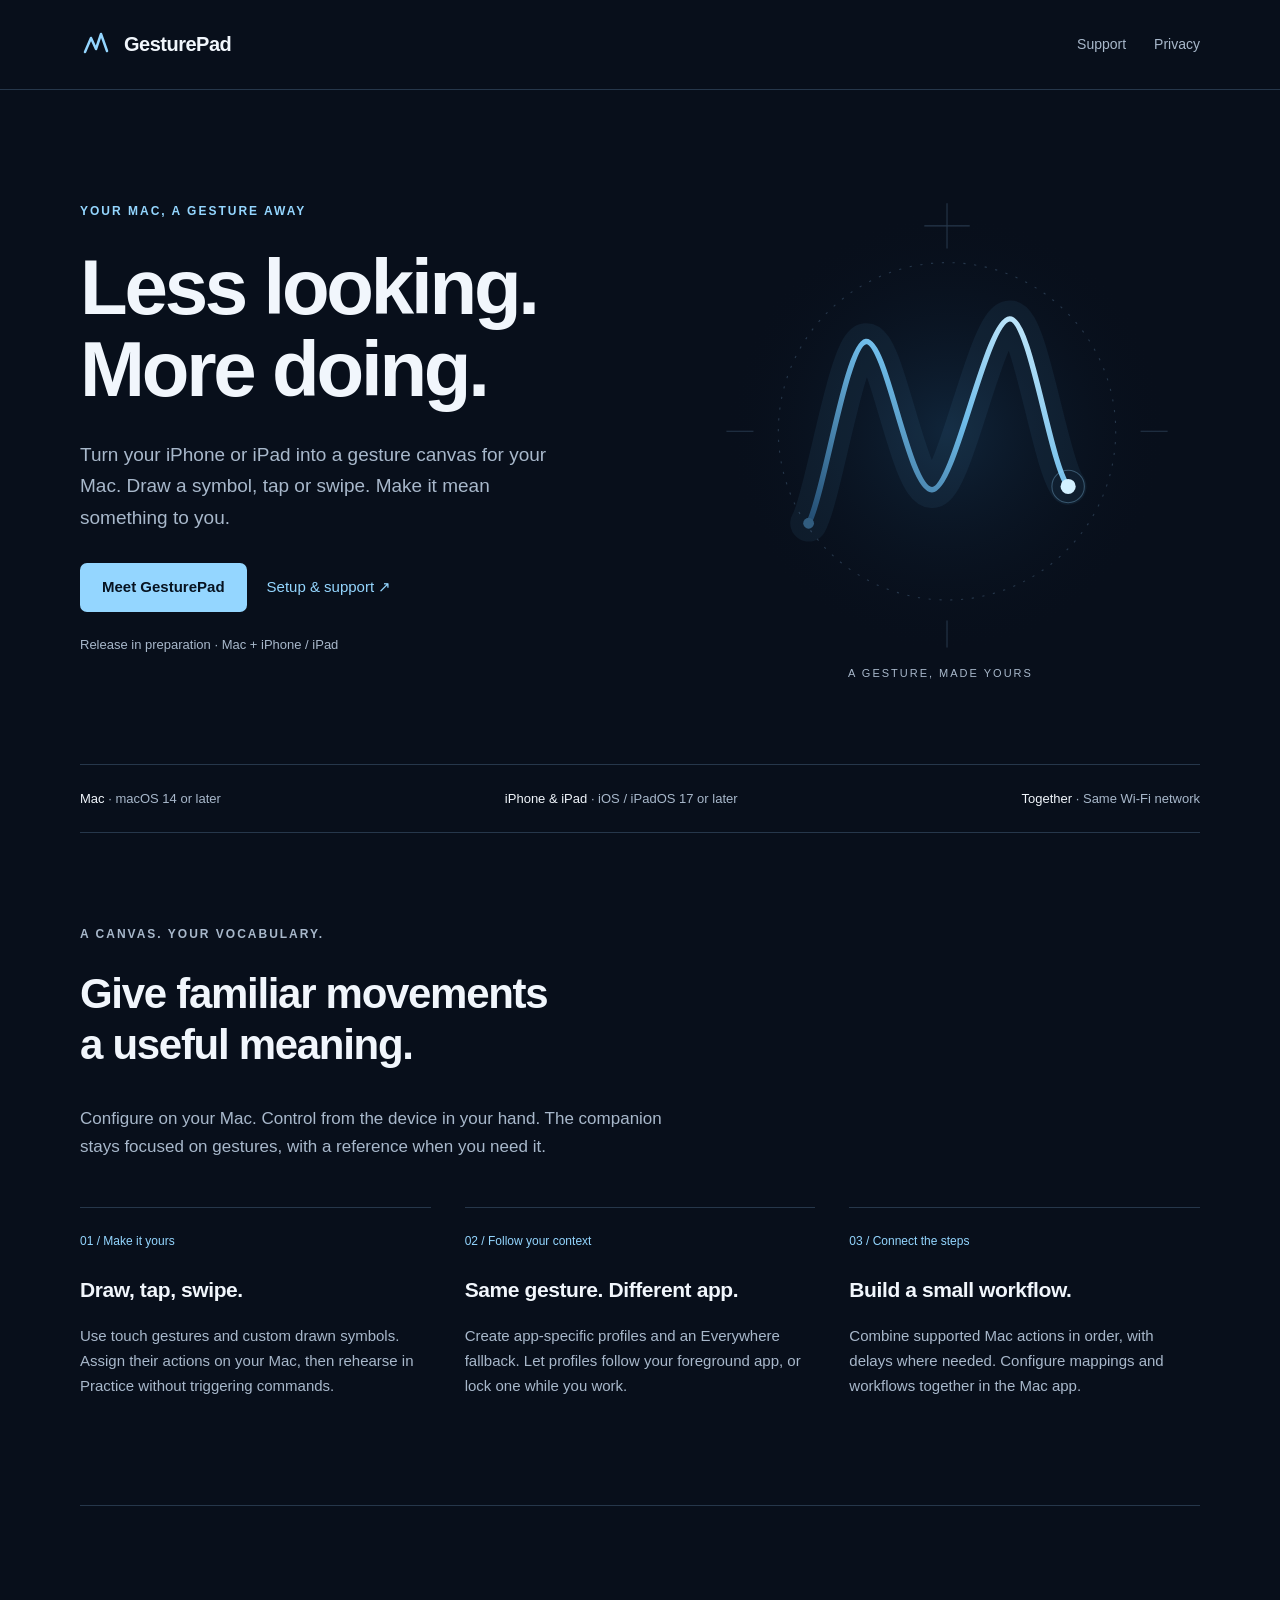
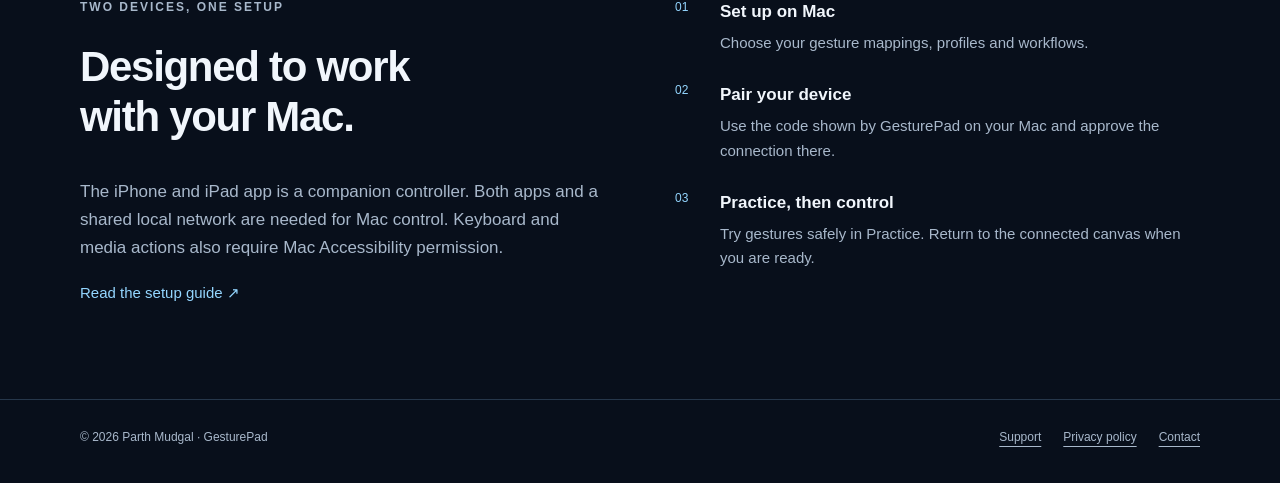
<file: index.html>
<!doctype html>
<html lang="en"><head><meta charset="utf-8"><meta name="viewport" content="width=device-width, initial-scale=1"><meta name="color-scheme" content="dark light"><title>GesturePad — Your Mac, a gesture away</title><meta name="description" content="A gesture canvas for your Mac. Configure custom gestures, app profiles and workflows on Mac; control from your paired iPhone or iPad."><link rel="stylesheet" href="./styles.css"></head>
<body><a class="skip" href="#main">Skip to content</a><header><div class="wrap nav"><a class="brand" href="./" aria-label="GesturePad home"><svg class="mark" viewBox="0 0 32 32" aria-hidden="true"><path d="M5 23 11 9l5 11 5-15 6 17" fill="none" stroke="currentColor" stroke-width="2.5" stroke-linecap="round" stroke-linejoin="round"/></svg>GesturePad</a><nav aria-label="Main navigation"><a href="./support/">Support</a><a href="./privacy/">Privacy</a></nav></div></header>
<main id="main" class="wrap">
<section class="hero" aria-labelledby="hero-title"><div><p class="eyebrow">Your Mac, a gesture away</p><h1 id="hero-title">Less looking.<br>More doing.</h1><p class="lede">Turn your iPhone or iPad into a gesture canvas for your Mac. Draw a symbol, tap or swipe. Make it mean something to you.</p><div class="actions"><a class="button" href="#how-it-works">Meet GesturePad</a><a class="text-link" href="./support/">Setup &amp; support</a></div><p class="small">Release in preparation · Mac + iPhone / iPad</p></div>
<figure class="trail"><svg viewBox="0 0 480 440" role="img" aria-labelledby="trail-title trail-desc"><title id="trail-title">One flowing gesture</title><desc id="trail-desc">An illustrated cyan gesture trail forms a flowing letter M. This is a gesture illustration, not an app screenshot.</desc><defs><linearGradient id="stroke" x1="0" y1="1" x2="1" y2="0"><stop stop-color="#224b70"/><stop offset=".55" stop-color="#6fbce9"/><stop offset="1" stop-color="#d2f0ff"/></linearGradient><radialGradient id="halo"><stop stop-color="#14304a" stop-opacity=".65"/><stop offset="1" stop-color="#080f1b" stop-opacity="0"/></radialGradient></defs><circle cx="246" cy="225" r="205" fill="url(#halo)"/><g stroke="#26374b" stroke-width="1" fill="none"><circle cx="246" cy="225" r="156" stroke-dasharray="2 8"/><path d="M225 35h42M246 14v42M42 225h25M425 225h25M246 400v25"/></g><path d="M118 310 C132 285 153 144 171 142 C190 140 210 278 232 279 C253 280 282 122 304 121 C323 120 341 255 358 276" stroke="#67b9ed" stroke-opacity=".07" stroke-width="34" fill="none" stroke-linecap="round"/><path d="M118 310 C132 285 153 144 171 142 C190 140 210 278 232 279 C253 280 282 122 304 121 C323 120 341 255 358 276" stroke="url(#stroke)" stroke-width="5" fill="none" stroke-linecap="round"/><circle cx="118" cy="310" r="5" fill="#315c7e"/><circle cx="358" cy="276" r="7" fill="#d2f0ff"/><circle cx="358" cy="276" r="15" stroke="#94d6ff" stroke-opacity=".3" fill="none"/></svg><figcaption>A gesture, made yours</figcaption></figure></section>
<div class="requirements" aria-label="System requirements"><span><strong>Mac</strong> · macOS 14 or later</span><span><strong>iPhone &amp; iPad</strong> · iOS / iPadOS 17 or later</span><span><strong>Together</strong> · Same Wi-Fi network</span></div>
<section id="how-it-works" class="section"><div class="section-intro"><p class="eyebrow">A canvas. Your vocabulary.</p><h2>Give familiar movements<br>a useful meaning.</h2><p>Configure on your Mac. Control from the device in your hand. The companion stays focused on gestures, with a reference when you need it.</p></div><div class="features"><article><span class="number">01 / Make it yours</span><h3>Draw, tap, swipe.</h3><p>Use touch gestures and custom drawn symbols. Assign their actions on your Mac, then rehearse in Practice without triggering commands.</p></article><article><span class="number">02 / Follow your context</span><h3>Same gesture. Different app.</h3><p>Create app-specific profiles and an Everywhere fallback. Let profiles follow your foreground app, or lock one while you work.</p></article><article><span class="number">03 / Connect the steps</span><h3>Build a small workflow.</h3><p>Combine supported Mac actions in order, with delays where needed. Configure mappings and workflows together in the Mac app.</p></article></div></section>
<section class="section connection"><div><p class="eyebrow">Two devices, one setup</p><h2>Designed to work<br>with your Mac.</h2><p>The iPhone and iPad app is a companion controller. Both apps and a shared local network are needed for Mac control. Keyboard and media actions also require Mac Accessibility permission.</p><a class="text-link" href="./support/">Read the setup guide</a></div><ol class="steps"><li><strong>Set up on Mac</strong>Choose your gesture mappings, profiles and workflows.</li><li><strong>Pair your device</strong>Use the code shown by GesturePad on your Mac and approve the connection there.</li><li><strong>Practice, then control</strong>Try gestures safely in Practice. Return to the connected canvas when you are ready.</li></ol></section></main>
<footer><div class="wrap footer"><span>© 2026 Parth Mudgal · GesturePad</span><div><a href="./support/">Support</a><a href="./privacy/">Privacy policy</a><a href="mailto:parthmudgal15105@gmail.com">Contact</a></div></div></footer></body></html>
</file>
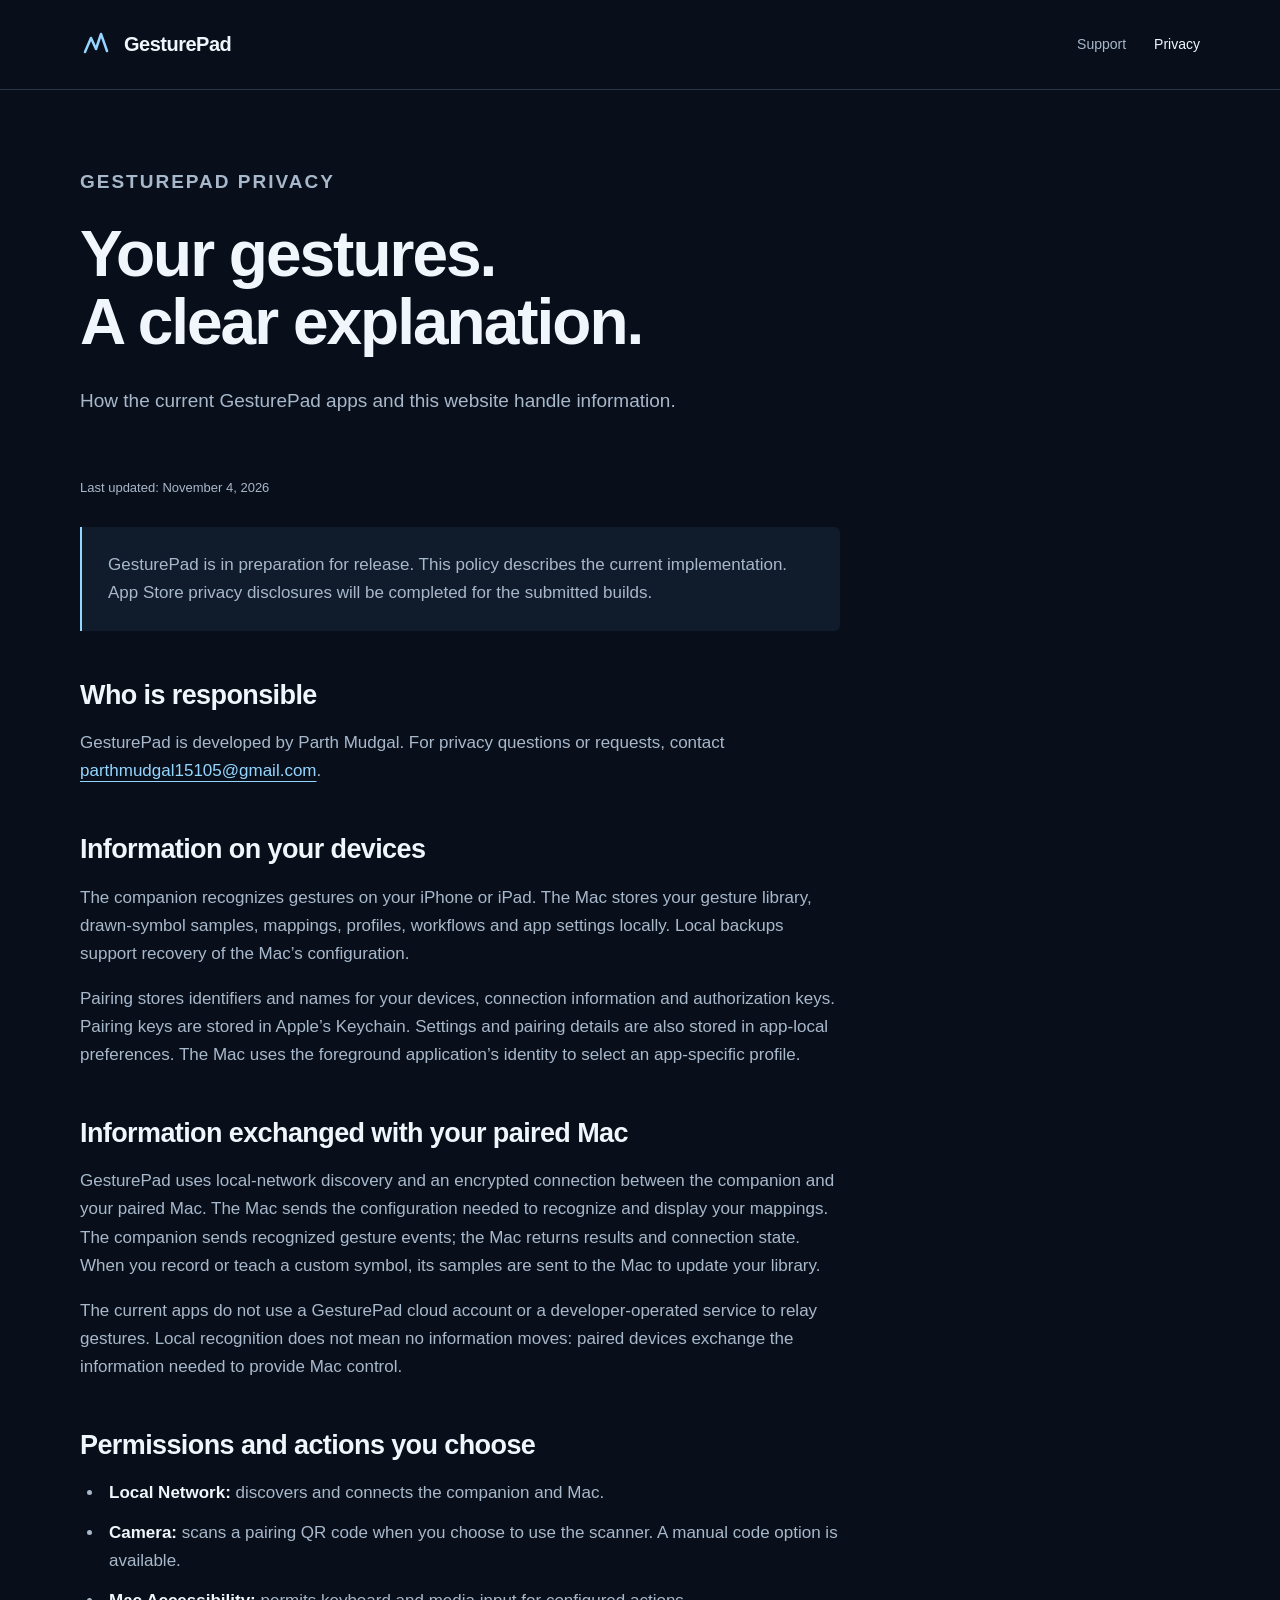
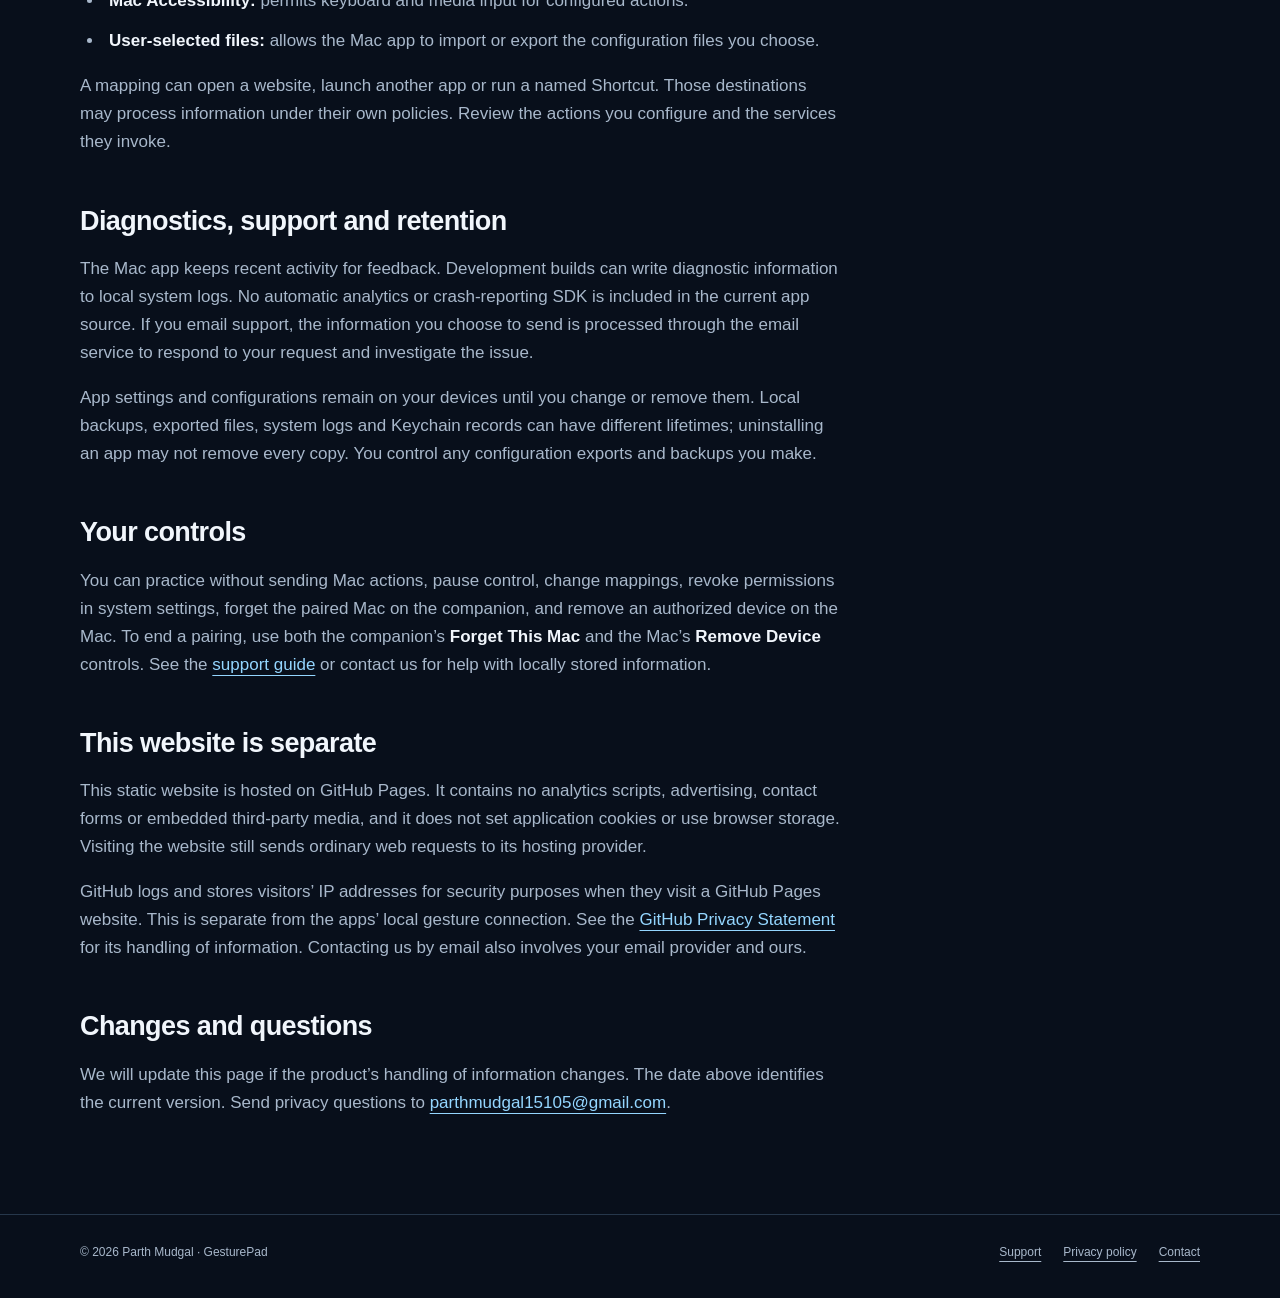
<file: privacy/index.html>
<!doctype html>
<html lang="en"><head><meta charset="utf-8"><meta name="viewport" content="width=device-width, initial-scale=1"><meta name="color-scheme" content="dark light"><title>Privacy policy — GesturePad</title><meta name="description" content="How GesturePad handles on-device configuration, local pairing, permissions, support information and website hosting."><link rel="stylesheet" href="../styles.css"></head>
<body><a class="skip" href="#main">Skip to content</a><header><div class="wrap nav"><a class="brand" href="../" aria-label="GesturePad home"><svg class="mark" viewBox="0 0 32 32" aria-hidden="true"><path d="M5 23 11 9l5 11 5-15 6 17" fill="none" stroke="currentColor" stroke-width="2.5" stroke-linecap="round" stroke-linejoin="round"/></svg>GesturePad</a><nav aria-label="Main navigation"><a href="../support/">Support</a><a href="../privacy/" aria-current="page">Privacy</a></nav></div></header>
<main id="main" class="wrap">
<div class="page-head"><p class="eyebrow">GesturePad privacy</p><h1>Your gestures.<br>A clear explanation.</h1><p>How the current GesturePad apps and this website handle information.</p></div><div class="content"><p class="small">Last updated: November 4, 2026</p><div class="callout"><p>GesturePad is in preparation for release. This policy describes the current implementation. App Store privacy disclosures will be completed for the submitted builds.</p></div>
<h2>Who is responsible</h2><p>GesturePad is developed by Parth Mudgal. For privacy questions or requests, contact <a href="mailto:parthmudgal15105@gmail.com">parthmudgal15105@gmail.com</a>.</p>
<h2>Information on your devices</h2><p>The companion recognizes gestures on your iPhone or iPad. The Mac stores your gesture library, drawn-symbol samples, mappings, profiles, workflows and app settings locally. Local backups support recovery of the Mac’s configuration.</p><p>Pairing stores identifiers and names for your devices, connection information and authorization keys. Pairing keys are stored in Apple’s Keychain. Settings and pairing details are also stored in app-local preferences. The Mac uses the foreground application’s identity to select an app-specific profile.</p>
<h2>Information exchanged with your paired Mac</h2><p>GesturePad uses local-network discovery and an encrypted connection between the companion and your paired Mac. The Mac sends the configuration needed to recognize and display your mappings. The companion sends recognized gesture events; the Mac returns results and connection state. When you record or teach a custom symbol, its samples are sent to the Mac to update your library.</p><p>The current apps do not use a GesturePad cloud account or a developer-operated service to relay gestures. Local recognition does not mean no information moves: paired devices exchange the information needed to provide Mac control.</p>
<h2>Permissions and actions you choose</h2><ul><li><strong>Local Network:</strong> discovers and connects the companion and Mac.</li><li><strong>Camera:</strong> scans a pairing QR code when you choose to use the scanner. A manual code option is available.</li><li><strong>Mac Accessibility:</strong> permits keyboard and media input for configured actions.</li><li><strong>User-selected files:</strong> allows the Mac app to import or export the configuration files you choose.</li></ul><p>A mapping can open a website, launch another app or run a named Shortcut. Those destinations may process information under their own policies. Review the actions you configure and the services they invoke.</p>
<h2>Diagnostics, support and retention</h2><p>The Mac app keeps recent activity for feedback. Development builds can write diagnostic information to local system logs. No automatic analytics or crash-reporting SDK is included in the current app source. If you email support, the information you choose to send is processed through the email service to respond to your request and investigate the issue.</p><p>App settings and configurations remain on your devices until you change or remove them. Local backups, exported files, system logs and Keychain records can have different lifetimes; uninstalling an app may not remove every copy. You control any configuration exports and backups you make.</p>
<h2>Your controls</h2><p>You can practice without sending Mac actions, pause control, change mappings, revoke permissions in system settings, forget the paired Mac on the companion, and remove an authorized device on the Mac. To end a pairing, use both the companion’s <strong>Forget This Mac</strong> and the Mac’s <strong>Remove Device</strong> controls. See the <a href="../support/">support guide</a> or contact us for help with locally stored information.</p>
<h2>This website is separate</h2><p>This static website is hosted on GitHub Pages. It contains no analytics scripts, advertising, contact forms or embedded third-party media, and it does not set application cookies or use browser storage. Visiting the website still sends ordinary web requests to its hosting provider.</p><p>GitHub logs and stores visitors’ IP addresses for security purposes when they visit a GitHub Pages website. This is separate from the apps’ local gesture connection. See the <a href="https://docs.github.com/en/site-policy/privacy-policies/github-general-privacy-statement">GitHub Privacy Statement</a> for its handling of information. Contacting us by email also involves your email provider and ours.</p>
<h2>Changes and questions</h2><p>We will update this page if the product’s handling of information changes. The date above identifies the current version. Send privacy questions to <a href="mailto:parthmudgal15105@gmail.com">parthmudgal15105@gmail.com</a>.</p></div></main>
<footer><div class="wrap footer"><span>© 2026 Parth Mudgal · GesturePad</span><div><a href="../support/">Support</a><a href="../privacy/">Privacy policy</a><a href="mailto:parthmudgal15105@gmail.com">Contact</a></div></div></footer></body></html>
</file>
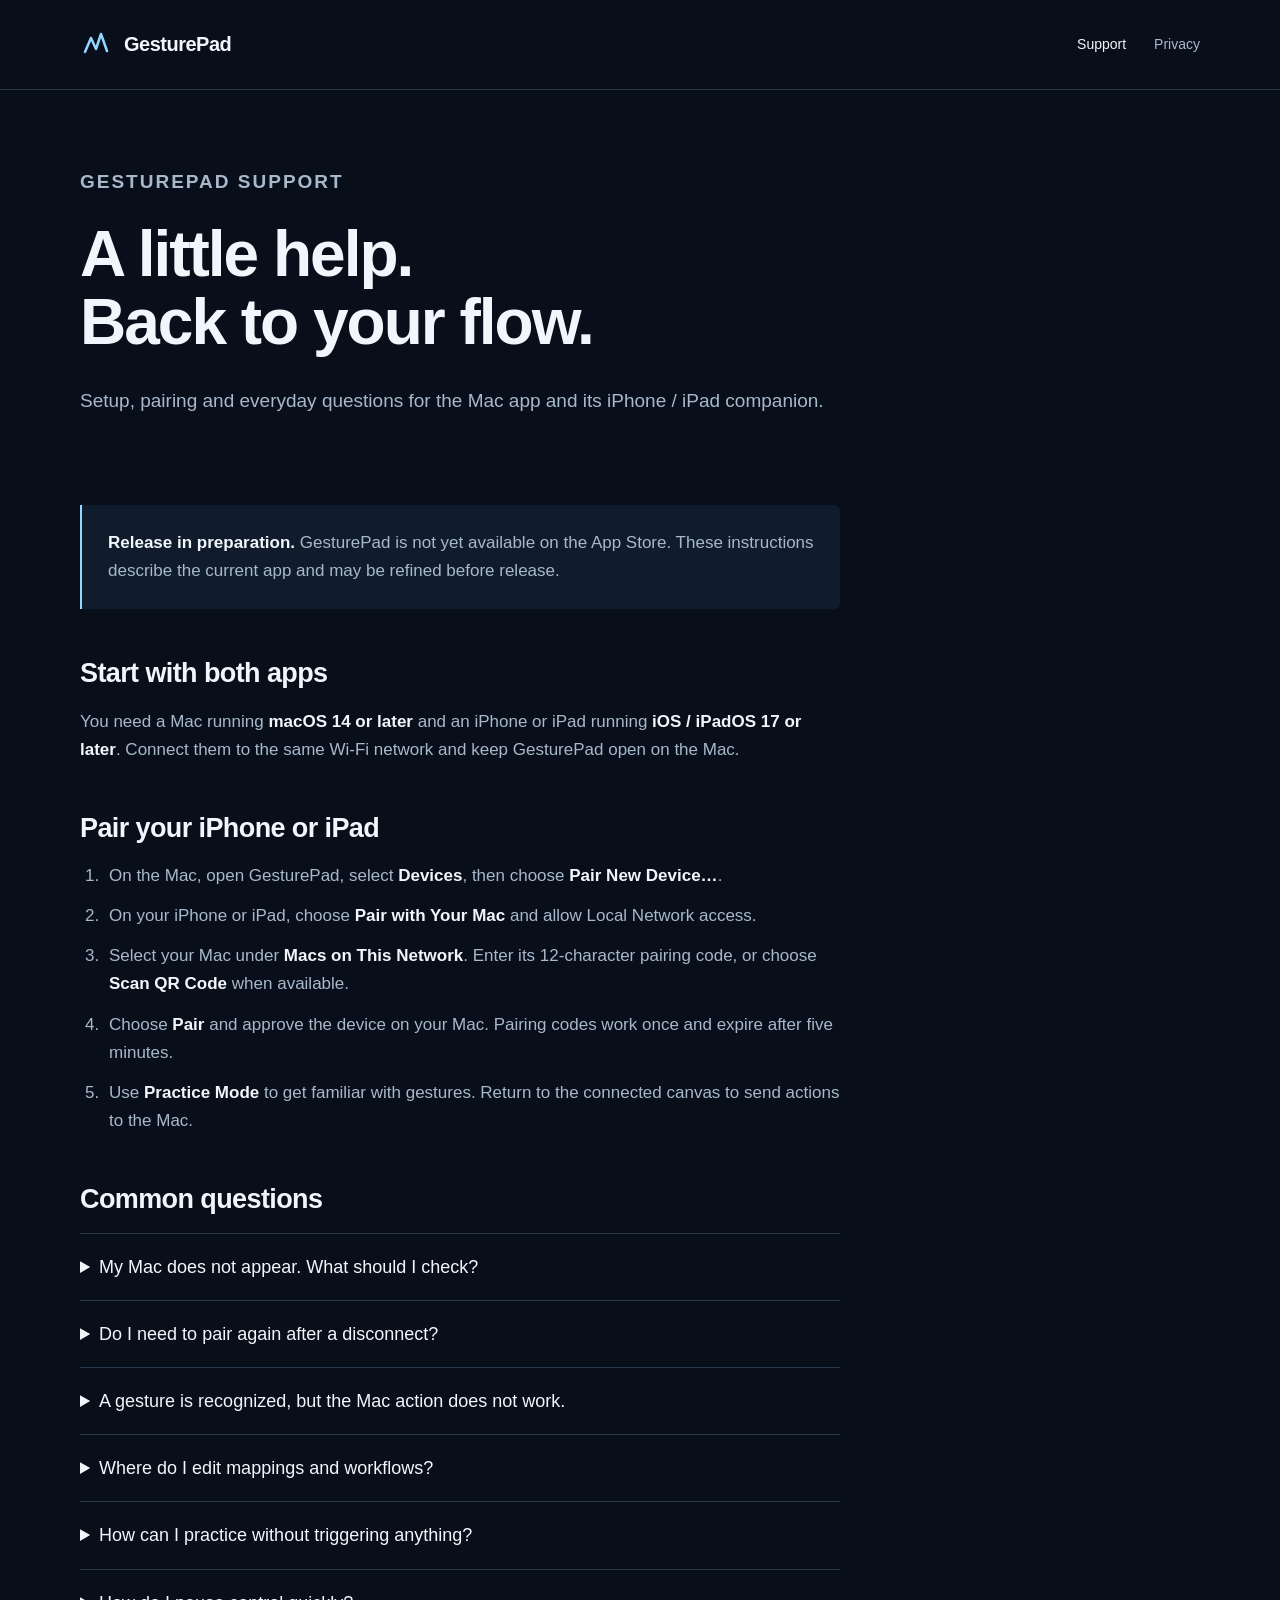
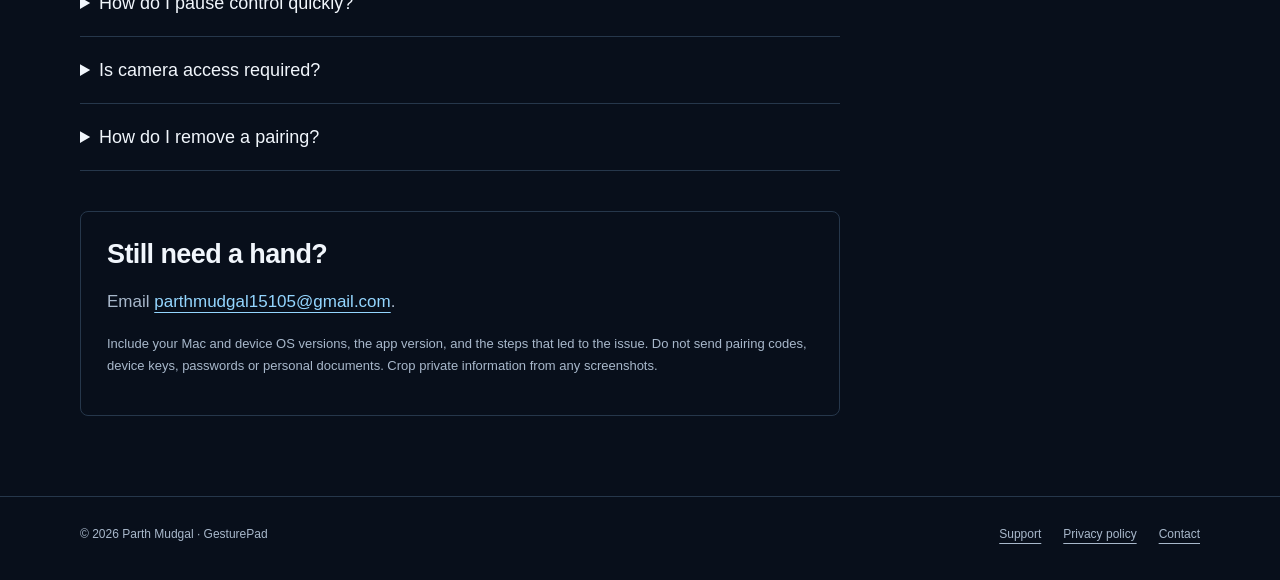
<file: support/index.html>
<!doctype html>
<html lang="en"><head><meta charset="utf-8"><meta name="viewport" content="width=device-width, initial-scale=1"><meta name="color-scheme" content="dark light"><title>Support — GesturePad</title><meta name="description" content="Help setting up GesturePad, pairing your iPhone or iPad, configuring Mac permissions and practicing gestures safely."><link rel="stylesheet" href="../styles.css"></head>
<body><a class="skip" href="#main">Skip to content</a><header><div class="wrap nav"><a class="brand" href="../" aria-label="GesturePad home"><svg class="mark" viewBox="0 0 32 32" aria-hidden="true"><path d="M5 23 11 9l5 11 5-15 6 17" fill="none" stroke="currentColor" stroke-width="2.5" stroke-linecap="round" stroke-linejoin="round"/></svg>GesturePad</a><nav aria-label="Main navigation"><a href="../support/" aria-current="page">Support</a><a href="../privacy/">Privacy</a></nav></div></header>
<main id="main" class="wrap">
<div class="page-head"><p class="eyebrow">GesturePad support</p><h1>A little help.<br>Back to your flow.</h1><p>Setup, pairing and everyday questions for the Mac app and its iPhone / iPad companion.</p></div><div class="content"><div class="callout"><p><strong>Release in preparation.</strong> GesturePad is not yet available on the App Store. These instructions describe the current app and may be refined before release.</p></div>
<h2>Start with both apps</h2><p>You need a Mac running <strong>macOS 14 or later</strong> and an iPhone or iPad running <strong>iOS / iPadOS 17 or later</strong>. Connect them to the same Wi-Fi network and keep GesturePad open on the Mac.</p>
<h2>Pair your iPhone or iPad</h2><ol><li>On the Mac, open GesturePad, select <strong>Devices</strong>, then choose <strong>Pair New Device…</strong>.</li><li>On your iPhone or iPad, choose <strong>Pair with Your Mac</strong> and allow Local Network access.</li><li>Select your Mac under <strong>Macs on This Network</strong>. Enter its 12-character pairing code, or choose <strong>Scan QR Code</strong> when available.</li><li>Choose <strong>Pair</strong> and approve the device on your Mac. Pairing codes work once and expire after five minutes.</li><li>Use <strong>Practice Mode</strong> to get familiar with gestures. Return to the connected canvas to send actions to the Mac.</li></ol>
<h2>Common questions</h2>
<details><summary>My Mac does not appear. What should I check?</summary><p>Make sure GesturePad is running on the Mac and both devices are on the same Wi-Fi network. Check Local Network permission in system settings on each device where offered. Guest Wi-Fi or network isolation can prevent devices from discovering one another. Bring the companion to the foreground and try again.</p></details>
<details><summary>Do I need to pair again after a disconnect?</summary><p>A disconnected device can stay paired. First reopen GesturePad on both devices and check the network. If the companion is offline, open its Settings and choose <strong>Reconnect Now</strong>. Pair again only if you intentionally forgot the Mac or removed the device, or the stored pairing is no longer usable.</p></details>
<details><summary>A gesture is recognized, but the Mac action does not work.</summary><p>Check the active profile, its mapping and whether GesturePad is paused. Keyboard and media actions require permission for GesturePad in <strong>System Settings → Privacy &amp; Security → Accessibility</strong> on the Mac. The intended app should be in front for keyboard actions, and any app or named Shortcut used by a mapping must be installed. Practice deliberately runs no Mac actions.</p></details>
<details><summary>Where do I edit mappings and workflows?</summary><p>Use GesturePad on the Mac to configure gesture actions, app-specific profiles, the Everywhere fallback and multi-step workflows. The companion is a gesture canvas. Its reference shows mappings for the current profile; a manually locked profile stays active until you unlock it.</p></details>
<details><summary>How can I practice without triggering anything?</summary><p>Open <strong>Practice Mode</strong> from Settings on the companion. Practice recognizes gestures without sending Mac actions. When connected, it uses your active mappings; offline, it provides examples.</p></details>
<details><summary>How do I pause control quickly?</summary><p>Use the companion’s Pause control, or hold four fingers for 1.5 seconds to pause or resume. On iPad, system multitasking gestures may intercept some four- and five-finger input; use the visible Pause control if needed.</p></details>
<details><summary>Is camera access required?</summary><p>Camera access is used for scanning the Mac’s pairing QR code. You can enter the pairing code manually instead. The camera is not used to recognize your gestures.</p></details>
<details><summary>How do I remove a pairing?</summary><p>On the companion, open Settings and choose <strong>Forget This Mac</strong>. Also remove that device from the Mac app’s Devices screen. Removing a device on the Mac revokes its authorization; a new pairing is needed before it can control the Mac again.</p></details>
<section class="contact"><h2>Still need a hand?</h2><p>Email <a href="mailto:parthmudgal15105@gmail.com">parthmudgal15105@gmail.com</a>.</p><p class="small">Include your Mac and device OS versions, the app version, and the steps that led to the issue. Do not send pairing codes, device keys, passwords or personal documents. Crop private information from any screenshots.</p></section></div></main>
<footer><div class="wrap footer"><span>© 2026 Parth Mudgal · GesturePad</span><div><a href="../support/">Support</a><a href="../privacy/">Privacy policy</a><a href="mailto:parthmudgal15105@gmail.com">Contact</a></div></div></footer></body></html>
</file>
<file: styles.css>
:root{color-scheme:dark;--bg:#080f1b;--surface:#101c2c;--ink:#f1f6fc;--muted:#a8b8cb;--line:#26374b;--accent:#94d6ff;--width:1120px}*{box-sizing:border-box}html{scroll-behavior:smooth;scroll-padding-top:24px}body{margin:0;background:var(--bg);color:var(--ink);font:17px/1.65 -apple-system,BlinkMacSystemFont,"Segoe UI",sans-serif;-webkit-font-smoothing:antialiased}a{color:var(--accent);text-underline-offset:5px}a:hover{color:#fff}a:focus-visible,summary:focus-visible{outline:3px solid var(--accent);outline-offset:6px}.skip{position:absolute;left:20px;top:-100px;background:var(--ink);color:var(--bg);padding:10px;z-index:10}.skip:focus{top:12px}.wrap{width:min(calc(100% - 64px),var(--width));margin:auto}header{padding:28px 0;border-bottom:1px solid var(--line)}.nav{display:flex;align-items:center;justify-content:space-between;gap:20px}.brand{display:inline-flex;align-items:center;gap:12px;font-size:20px;font-weight:650;letter-spacing:-.5px;color:var(--ink);text-decoration:none}.mark{width:32px;height:32px;color:var(--accent)}nav{display:flex;gap:28px}nav a{font-size:14px;text-decoration:none;color:var(--muted)}nav a[aria-current=page]{color:var(--ink)}.hero{display:grid;grid-template-columns:1.1fr 1fr;align-items:center;gap:30px;padding:98px 0 82px}.eyebrow{font-size:12px;font-weight:650;text-transform:uppercase;letter-spacing:2px;color:var(--accent);margin:0 0 24px}h1,h2,h3,p{margin-top:0}h1{font-size:clamp(44px,6.5vw,78px);line-height:1.06;letter-spacing:-3.2px;font-weight:550;margin-bottom:28px}h2{font-size:clamp(28px,3.8vw,42px);line-height:1.2;letter-spacing:-1.3px;font-weight:550}h3{font-size:21px;line-height:1.3;font-weight:550;letter-spacing:-.4px}.lede{color:var(--muted);max-width:490px;font-size:19px;line-height:1.65}.actions{display:flex;gap:20px;align-items:center;flex-wrap:wrap;margin:30px 0 22px}.button{display:inline-block;background:var(--accent);color:#071321;padding:12px 22px;border-radius:7px;text-decoration:none;font-size:15px;font-weight:650}.button:hover{background:#c1e7ff;color:#071321}.small{font-size:13px;color:var(--muted)}.trail{margin:0;position:relative}.trail svg{display:block;width:100%;height:auto}.trail figcaption{text-align:center;font-size:11px;text-transform:uppercase;letter-spacing:2px;color:var(--muted)}.requirements{display:flex;justify-content:space-between;gap:24px;flex-wrap:wrap;border-top:1px solid var(--line);border-bottom:1px solid var(--line);padding:23px 0;font-size:13px;color:var(--muted)}.requirements strong{color:var(--ink);font-weight:500}.section{padding:92px 0}.section-intro{max-width:620px;margin-bottom:46px}.section-intro p{color:var(--muted)}.features{display:grid;grid-template-columns:repeat(3,1fr);gap:34px}.number{color:var(--accent);font-size:12px;font-variant-numeric:tabular-nums;display:block;margin-bottom:24px}.features article{border-top:1px solid var(--line);padding-top:24px}.features p{font-size:15px;color:var(--muted)}.connection{border-top:1px solid var(--line);display:grid;grid-template-columns:1fr 1fr;gap:70px}.connection p{color:var(--muted)}.steps{list-style:none;margin:0;padding:0;counter-reset:setup}.steps li{counter-increment:setup;padding:0 0 25px 45px;position:relative;color:var(--muted);font-size:15px}.steps li:before{content:counter(setup,decimal-leading-zero);position:absolute;left:0;top:0;color:var(--accent);font-size:12px}.steps strong{display:block;font-size:17px;font-weight:550;color:var(--ink);margin-bottom:5px}footer{border-top:1px solid var(--line);padding:28px 0 35px;color:var(--muted);font-size:12px}.footer{display:flex;justify-content:space-between;gap:20px;flex-wrap:wrap}.footer div{display:flex;gap:22px}.footer a{color:var(--muted)}.page-head{padding:76px 0 42px;max-width:760px}.page-head h1{font-size:clamp(43px,6vw,64px);letter-spacing:-2px}.page-head p{color:var(--muted);font-size:19px}.content{max-width:760px;padding-bottom:80px}.content h2{font-size:27px;letter-spacing:-.6px;margin:48px 0 18px}.content h3{margin-top:30px}.content p,.content li{color:var(--muted)}.content strong{color:var(--ink);font-weight:550}.content ol,.content ul{padding-left:24px}.content li{padding-left:5px;margin-bottom:12px}.callout{background:var(--surface);border-left:2px solid var(--accent);padding:24px 26px;margin:28px 0;border-radius:0 6px 6px 0}.callout p:last-child{margin-bottom:0}.contact{padding:26px;border:1px solid var(--line);border-radius:8px;margin-top:40px}.contact h2{margin-top:0}.contact a{overflow-wrap:anywhere}details{border-top:1px solid var(--line);padding:20px 0}details:last-of-type{border-bottom:1px solid var(--line)}summary{cursor:pointer;font-size:18px;font-weight:500;line-height:1.45}details p{margin:16px 0 0}.content .small{font-size:13px}.text-link{text-decoration:none;font-size:15px}.text-link:after{content:" ↗"}@media(max-width:760px){.wrap{width:calc(100% - 40px)}header{padding:20px 0}nav{gap:20px}.hero{grid-template-columns:1fr;padding:60px 0 40px;gap:24px}h1{letter-spacing:-2px}.hero .lede{font-size:18px}.trail{max-width:400px;width:100%;margin:auto}.requirements{gap:10px;flex-direction:column}.section{padding:58px 0}.features{grid-template-columns:1fr;gap:18px}.number{margin-bottom:14px}.connection{grid-template-columns:1fr;gap:24px}.page-head{padding:54px 0 25px}.page-head p{font-size:17px}.footer{flex-direction:column}.content{padding-bottom:55px}}@media(prefers-reduced-motion:reduce){html{scroll-behavior:auto}}@media print{body{background:#fff;color:#000}.content p,.content li,.small{color:#333}a{color:#12557d}header,footer,.skip{display:none}.wrap{width:100%}.page-head{padding-top:0}.callout{background:#eee}.content{max-width:none}}
</file>
